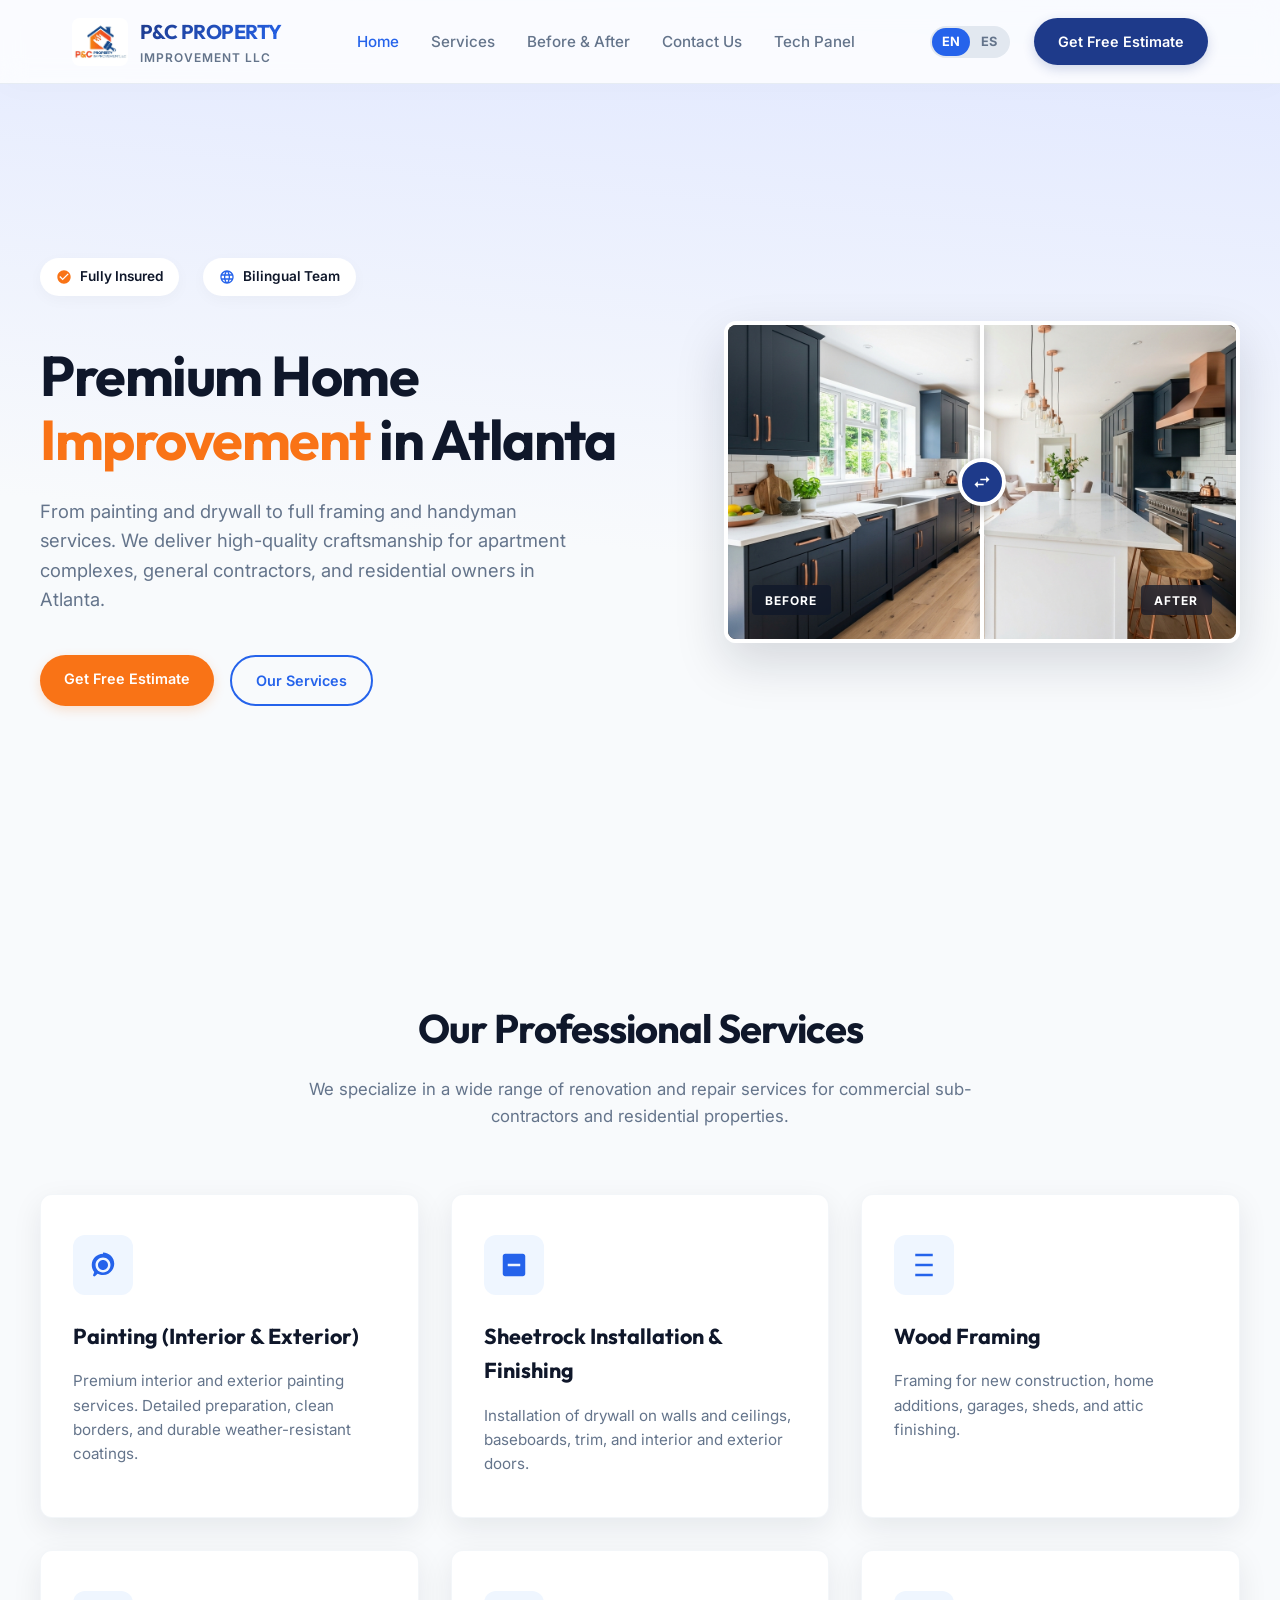
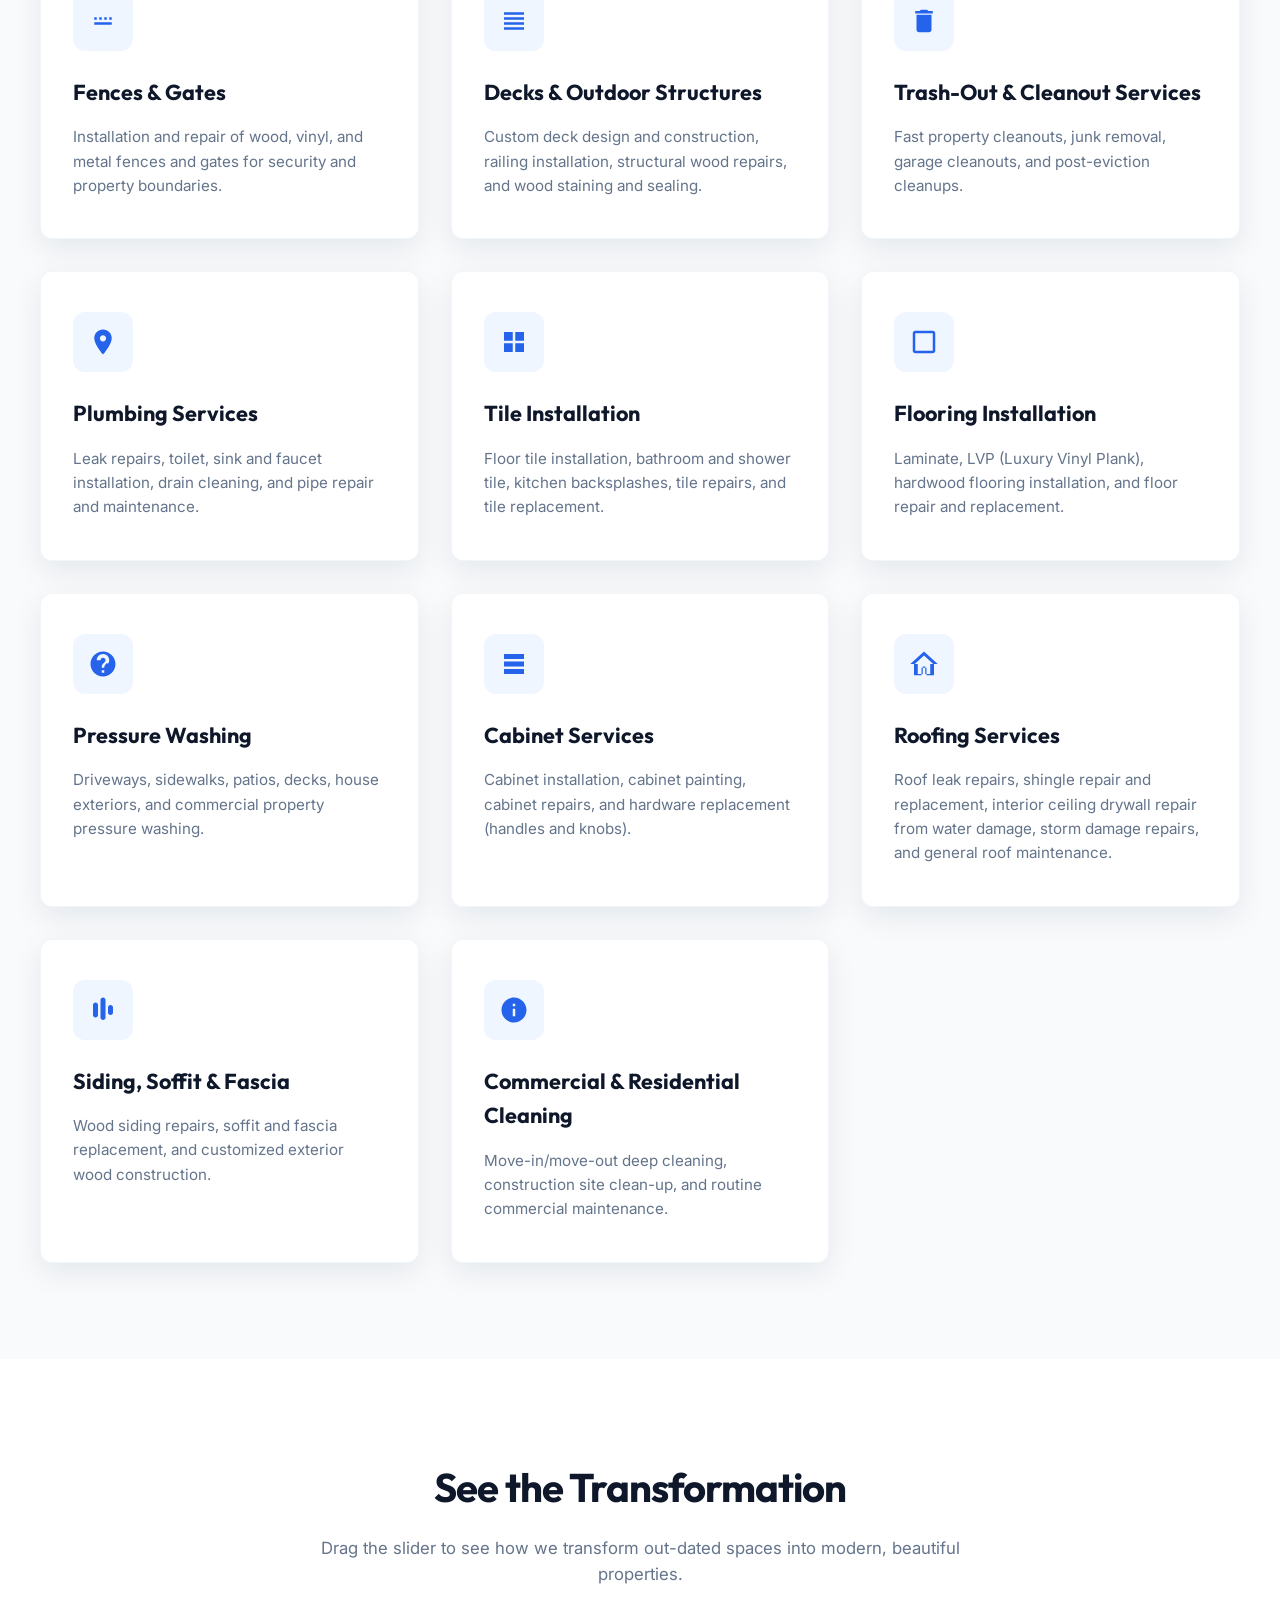
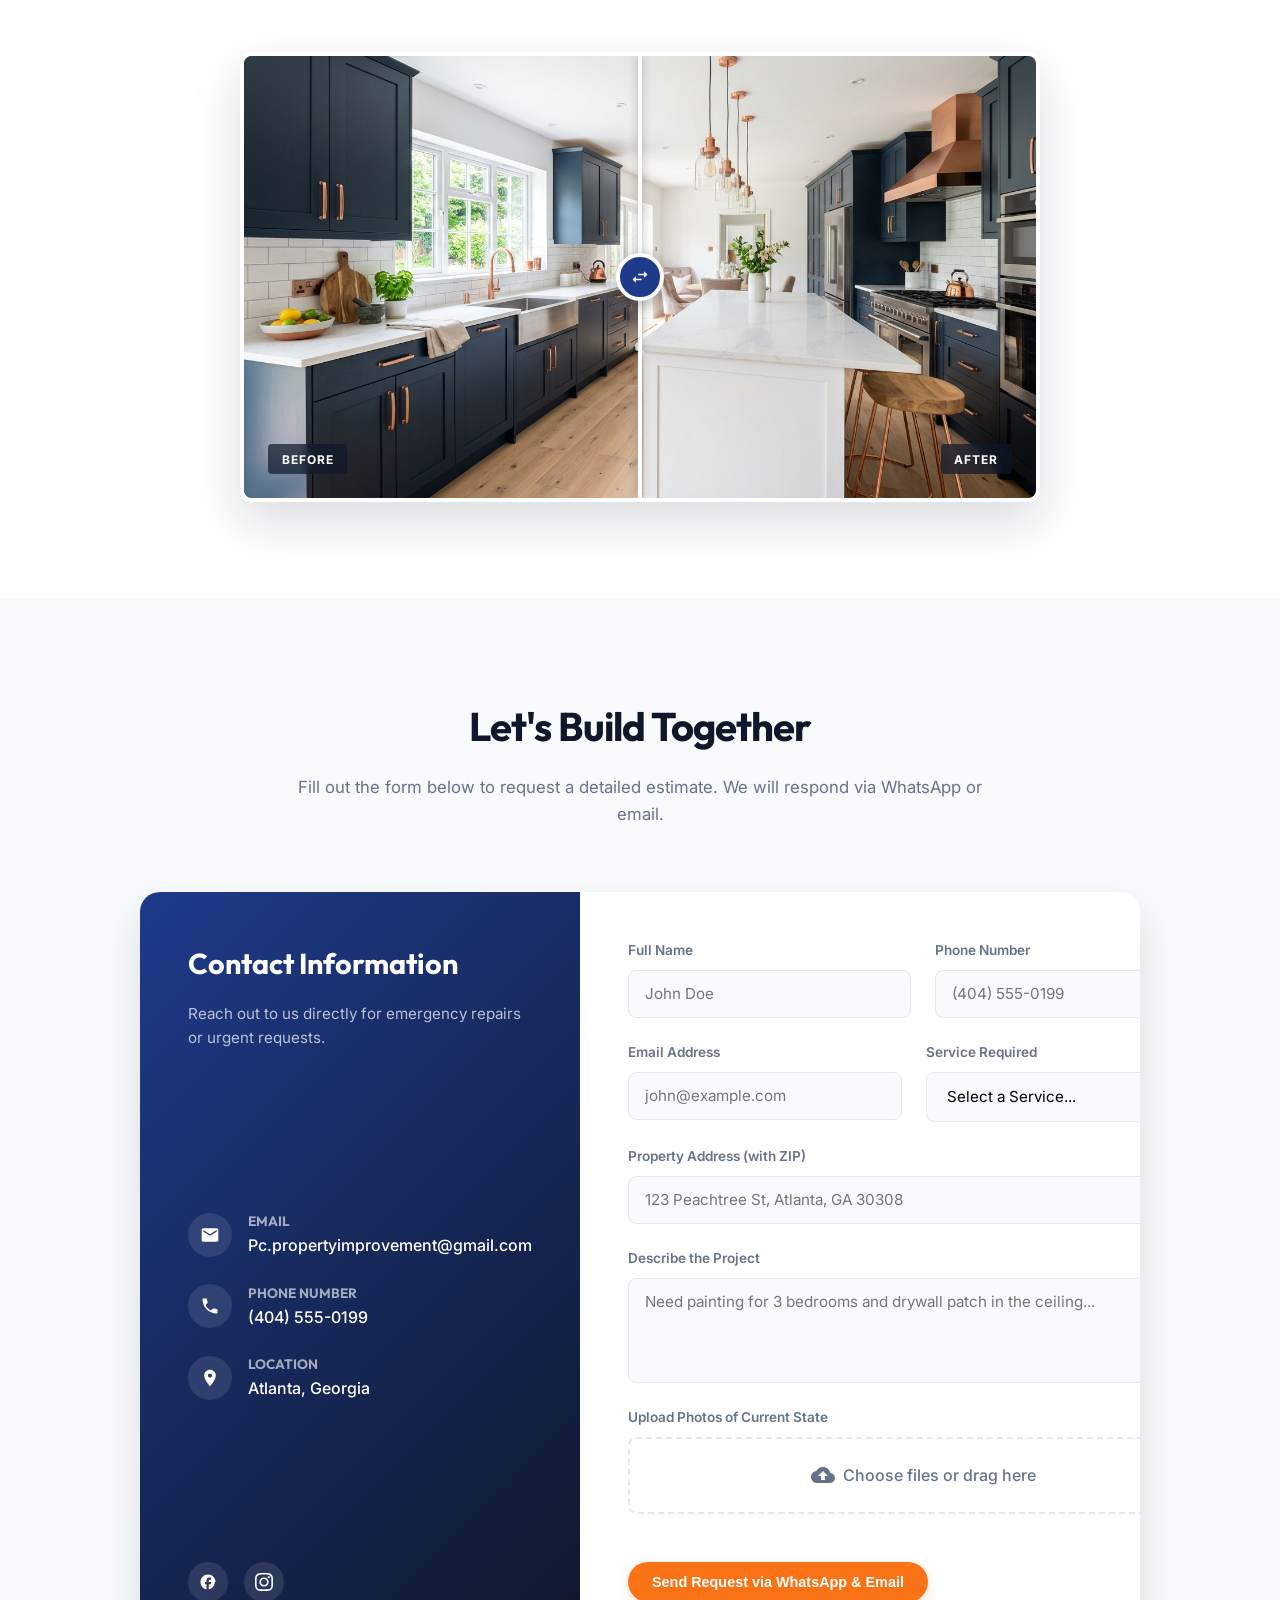
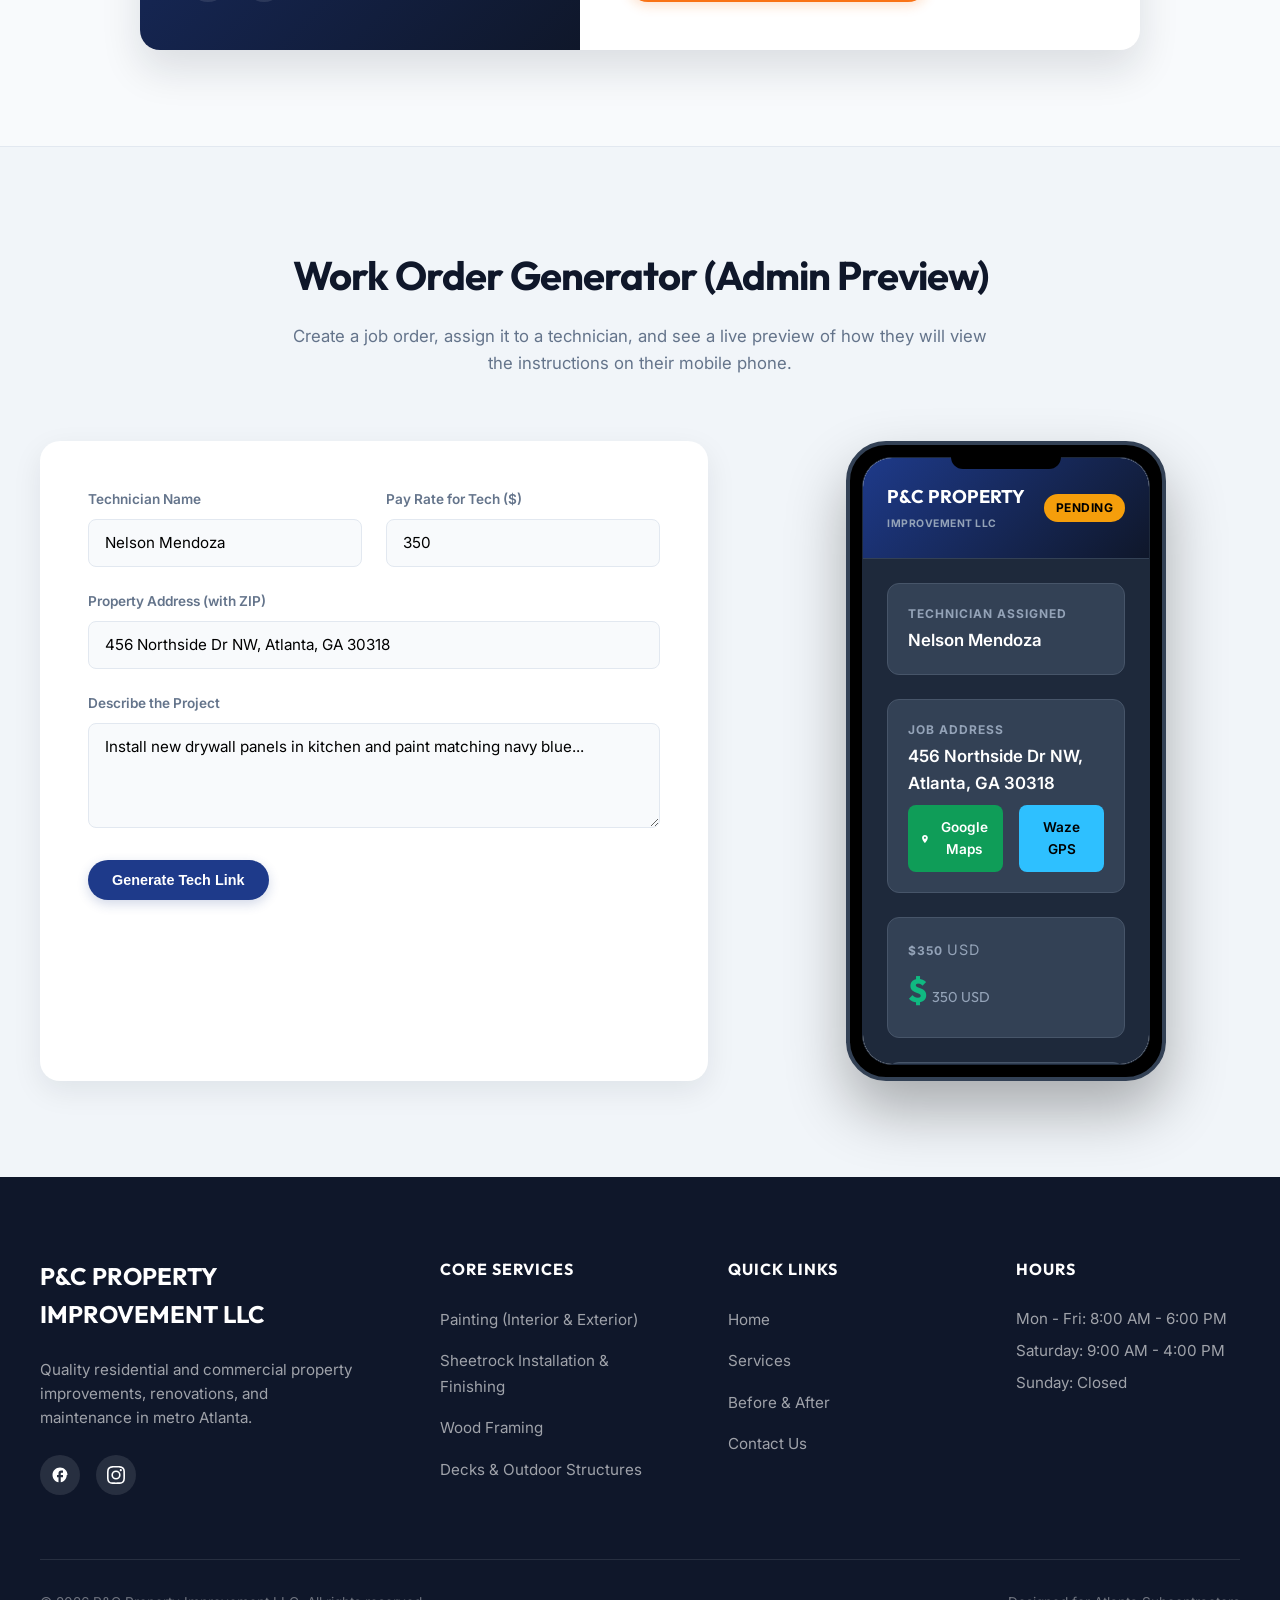
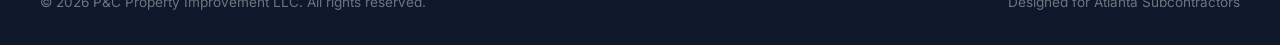
<file: index.html>
<!DOCTYPE html>
<html lang="en">
<head>
    <meta charset="UTF-8">
    <meta name="viewport" content="width=device-width, initial-scale=1.0">
    <title>P&C Property Improvement LLC | Renovations & Renovaciones Atlanta</title>
    <meta name="description" content="Premium property improvements, painting, drywall, framing, decks, and remodeling in Atlanta, USA. Bilingual team for commercial contractors and homeowners.">
    <link rel="stylesheet" href="styles.css">
    <link rel="icon" type="image/x-icon" href="logo.jpeg">
</head>
<body>

    <!-- Header & Navigation -->
    <header>
        <div class="nav-container">
            <div class="logo">
                <img src="logo.jpeg" alt="P&C Property Improvement Logo">
                <div class="logo-text">
                    <h1>P&C PROPERTY</h1>
                    <p>Improvement LLC</p>
                </div>
            </div>
            <nav>
                <ul>
                    <li><a href="#hero" class="active" data-i18n="nav-home">Home</a></li>
                    <li><a href="#services" data-i18n="nav-services">Services</a></li>
                    <li><a href="#gallery" data-i18n="nav-gallery">Before & After</a></li>
                    <li><a href="#contact" data-i18n="nav-contact">Contact Us</a></li>
                    <li><a href="#admin" data-i18n="nav-admin">Tech Panel</a></li>
                </ul>
            </nav>
            <div class="header-actions">
                <!-- Language Toggle -->
                <div class="lang-toggle" id="lang-switch">
                    <div class="lang-btn active" data-lang="en">EN</div>
                    <div class="lang-btn" data-lang="es">ES</div>
                    <div class="lang-slider"></div>
                </div>
                <a href="#contact" class="btn btn-primary" data-i18n="btn-quote">Get Free Estimate</a>
            </div>
        </div>
    </header>

    <!-- Hero Section -->
    <section id="hero" class="hero">
        <div class="hero-grid">
            <div class="hero-content">
                <div class="hero-badges">
                    <div class="hero-badge">
                        <svg viewBox="0 0 24 24" width="16" height="16" fill="currentColor" style="color: var(--secondary);"><path d="M12 2C6.5 2 2 6.5 2 12s4.5 10 10 10 10-4.5 10-10S17.5 2 12 2zm-2 15l-5-5 1.41-1.41L10 14.17l7.59-7.59L19 8l-9 9z"/></svg>
                        <span data-i18n="badge-licensed">Fully Insured</span>
                    </div>
                    <div class="hero-badge">
                        <svg viewBox="0 0 24 24" width="16" height="16" fill="currentColor" style="color: var(--primary-light);"><path d="M11.99 2C6.47 2 2 6.48 2 12s4.47 10 9.99 10C17.52 22 22 17.52 22 12S17.52 2 11.99 2zm6.93 6h-2.95a15.65 15.65 0 0 0-1.38-3.56A8.03 8.03 0 0 1 18.92 8zM12 4.04c.83 1.2 1.48 2.53 1.91 3.96h-3.82c.43-1.43 1.08-2.76 1.91-3.96zM4.26 14C4.1 13.35 4 12.68 4 12s.1-1.35.26-2h3.38c-.08.66-.14 1.33-.14 2s.06 1.34.14 2H4.26zm.82 2h2.95c.32 1.25.78 2.45 1.38 3.56A7.987 7.987 0 0 1 5.08 16zm2.95-8H5.08a7.987 7.987 0 0 1 4.33-3.56A15.65 15.65 0 0 0 8.03 8zM12 19.96c-.83-1.2-1.48-2.53-1.91-3.96h3.82c-.43 1.43-1.08 2.76-1.91 3.96zM14.34 14H9.66c-.09-.66-.16-1.34-.16-2s.07-1.34.16-2h4.68c.09.66.16 1.34.16 2s-.07 1.34-.16 2zm.25 5.56c.6-1.11 1.06-2.31 1.38-3.56h2.95a7.987 7.987 0 0 1-4.33 3.56zM16.36 14c.08-.66.14-1.33.14-2s-.06-1.34-.14-2h3.38c.16.65.26 1.32.26 2s-.1 1.35-.26 2h-3.38z"/></svg>
                        <span data-i18n="badge-bilingual">Bilingual Team</span>
                    </div>
                </div>
                <h2 data-i18n="hero-title">Premium Home <span>Improvement</span> in Atlanta</h2>
                <p data-i18n="hero-desc">From painting and drywall to full framing and handyman services. We deliver high-quality craftsmanship for apartment complexes, general contractors, and residential owners in Atlanta.</p>
                <div class="hero-buttons">
                    <a href="#contact" class="btn btn-secondary" data-i18n="btn-quote">Get Free Estimate</a>
                    <a href="#services" class="btn btn-outline" data-i18n="btn-explore">Our Services</a>
                </div>
            </div>
            <div class="hero-visual">
                <!-- Before/After Slider Mockup -->
                <div class="slider-container">
                    <img src="kitchen_after.jpg" class="slider-img img-after" alt="Renovated Kitchen After">
                    <div class="img-before" style="width: var(--slider-pos);">
                        <img src="kitchen_before.jpg" class="slider-img" alt="Outdated Kitchen Before">
                    </div>
                    <div class="slider-label label-before" data-i18n="label-before">Before</div>
                    <div class="slider-label label-after" data-i18n="label-after">After</div>
                    <div class="slider-handle">
                        <div class="slider-handle-button">
                            <svg viewBox="0 0 24 24"><path d="M6.99 11L3 15l3.99 4v-3H14v-2H6.99v-3zM21 9l-3.99-4v3H10v2h7.01v3L21 9z"/></svg>
                        </div>
                    </div>
                    <input type="range" min="0" max="100" value="50" class="slider-input">
                </div>
            </div>
        </div>
    </section>

    <!-- Services Section -->
    <section id="services" class="section">
        <div class="section-title">
            <h2 data-i18n="services-title">Our Professional Services</h2>
            <p data-i18n="services-desc">We specialize in a wide range of renovation and repair services for commercial sub-contractors and residential properties.</p>
        </div>
        
        <div class="services-grid">
            <!-- 1. Painting -->
            <div class="service-card">
                <div class="service-icon">
                    <svg viewBox="0 0 24 24"><path d="M12 3c-4.97 0-9 4.03-9 9 0 2.12.74 4.07 1.97 5.61L4.35 19.4c-.39.39-.39 1.02 0 1.41.39.39 1.02.39 1.41 0l1.9-1.9C9.07 19.58 10.47 20 12 20c4.97 0 9-4.03 9-9s-4.03-9-9-9zm0 15c-3.31 0-6-2.69-6-6s2.69-6 6-6 6 2.69 6 6-2.69 6-6 6zM12 8c-2.21 0-4 1.79-4 4s1.79 4 4 4 4-1.79 4-4-1.79-4-4-4z"/></svg>
                </div>
                <h3 data-i18n="srv-painting-title">Painting (Interior & Exterior)</h3>
                <p data-i18n="srv-painting-desc">Premium interior and exterior painting services. Detailed preparation, clean borders, and durable weather-resistant coatings.</p>
            </div>

            <!-- 2. Drywall -->
            <div class="service-card">
                <div class="service-icon">
                    <svg viewBox="0 0 24 24"><path d="M19 3H5c-1.1 0-2 .9-2 2v14c0 1.1.9 2 2 2h14c1.1 0 2-.9 2-2V5c0-1.1-.9-2-2-2zm-2 10H7v-2h10v2z"/></svg>
                </div>
                <h3 data-i18n="srv-drywall-title">Sheetrock Installation & Finishing</h3>
                <p data-i18n="srv-drywall-desc">Installation of drywall on walls and ceilings, baseboards, trim, and interior and exterior doors.</p>
            </div>

            <!-- 3. Framer -->
            <div class="service-card">
                <div class="service-icon">
                    <svg viewBox="0 0 24 24"><path d="M19 13H5v-2h14v2zM5 5h14V3H5v2zm0 16h14v-2H5v2z"/></svg>
                </div>
                <h3 data-i18n="srv-framer-title">Wood Framing</h3>
                <p data-i18n="srv-framer-desc">Framing for new construction, home additions, garages, sheds, and attic finishing.</p>
            </div>

            <!-- 4. Fences -->
            <div class="service-card">
                <div class="service-icon">
                    <svg viewBox="0 0 24 24"><path d="M19 11v-2h-2v2h2zm-4 0v-2h-2v2h2zm-4 0v-2H9v2h2zm-4 0v-2H5v2h2zM19 13H5v2h14v-2z"/></svg>
                </div>
                <h3 data-i18n="srv-fences-title">Fences & Gates</h3>
                <p data-i18n="srv-fences-desc">Installation and repair of wood, vinyl, and metal fences and gates for security and property boundaries.</p>
            </div>

            <!-- 5. Deck -->
            <div class="service-card">
                <div class="service-icon">
                    <svg viewBox="0 0 24 24"><path d="M4 15h16v-2H4v2zm0 4h16v-2H4v2zm0-8h16V9H4v2zm0-4h16V5H4v2z"/></svg>
                </div>
                <h3 data-i18n="srv-deck-title">Decks & Outdoor Structures</h3>
                <p data-i18n="srv-deck-desc">Custom deck design and construction, railing installation, structural wood repairs, and wood staining and sealing.</p>
            </div>

            <!-- 6. Trash Out -->
            <div class="service-card">
                <div class="service-icon">
                    <svg viewBox="0 0 24 24"><path d="M6 19c0 1.1.9 2 2 2h8c1.1 0 2-.9 2-2V7H6v12zM19 4h-3.5l-1-1h-5l-1 1H5v2h14V4z"/></svg>
                </div>
                <h3 data-i18n="srv-trash-title">Trash-Out & Cleanout Services</h3>
                <p data-i18n="srv-trash-desc">Fast property cleanouts, junk removal, garage cleanouts, and post-eviction cleanups.</p>
            </div>

            <!-- 7. Plumbing -->
            <div class="service-card">
                <div class="service-icon">
                    <svg viewBox="0 0 24 24"><path d="M12 2C8.13 2 5 5.13 5 9c0 5.25 7 13 7 13s7-7.75 7-13c0-3.87-3.13-7-7-7zm0 9.5c-1.38 0-2.5-1.12-2.5-2.5s1.12-2.5 2.5-2.5 2.5 1.12 2.5 2.5-1.12 2.5-2.5 2.5z"/></svg>
                </div>
                <h3 data-i18n="srv-plumbing-title">Plumbing Services</h3>
                <p data-i18n="srv-plumbing-desc">Leak repairs, toilet, sink and faucet installation, drain cleaning, and pipe repair and maintenance.</p>
            </div>

            <!-- 8. Tiles -->
            <div class="service-card">
                <div class="service-icon">
                    <svg viewBox="0 0 24 24"><path d="M4 4h7v7H4zm9 0h7v7h-7zm-9 9h7v7H4zm9 0h7v7h-7z"/></svg>
                </div>
                <h3 data-i18n="srv-tiles-title">Tile Installation</h3>
                <p data-i18n="srv-tiles-desc">Floor tile installation, bathroom and shower tile, kitchen backsplashes, tile repairs, and tile replacement.</p>
            </div>

            <!-- 9. Flooring -->
            <div class="service-card">
                <div class="service-icon">
                    <svg viewBox="0 0 24 24"><path d="M19 5v14H5V5h14m0-2H5c-1.1 0-2 .9-2 2v14c0 1.1.9 2 2 2h14c1.1 0 2-.9 2-2V5c0-1.1-.9-2-2-2z"/></svg>
                </div>
                <h3 data-i18n="srv-floor-title">Flooring Installation</h3>
                <p data-i18n="srv-floor-desc">Laminate, LVP (Luxury Vinyl Plank), hardwood flooring installation, and floor repair and replacement.</p>
            </div>

            <!-- 10. Pressure Washing -->
            <div class="service-card">
                <div class="service-icon">
                    <svg viewBox="0 0 24 24"><path d="M12 2C6.48 2 2 6.48 2 12s4.48 10 10 10 10-4.48 10-10S17.52 2 12 2zm1 17h-2v-2h2v2zm2.07-7.75l-.9.92C13.45 12.9 13 13.5 13 15h-2v-.5c0-1.1.45-2.1 1.17-2.83l1.24-1.26c.37-.36.59-.86.59-1.41 0-1.1-.9-2-2-2s-2 .9-2 2H7c0-2.76 2.24-5 5-5s5 2.24 5 5c0 1.04-.42 1.99-1.07 2.75z"/></svg>
                </div>
                <h3 data-i18n="srv-washing-title">Pressure Washing</h3>
                <p data-i18n="srv-washing-desc">Driveways, sidewalks, patios, decks, house exteriors, and commercial property pressure washing.</p>
            </div>

            <!-- 11. Cabinets -->
            <div class="service-card">
                <div class="service-icon">
                    <svg viewBox="0 0 24 24"><path d="M4 4h16v4H4V4zm0 6h16v4H4v-4zm0 6h16v4H4v-4z"/></svg>
                </div>
                <h3 data-i18n="srv-cabinet-title">Cabinet Services</h3>
                <p data-i18n="srv-cabinet-desc">Cabinet installation, cabinet painting, cabinet repairs, and hardware replacement (handles and knobs).</p>
            </div>

            <!-- 12. Roofing -->
            <div class="service-card">
                <div class="service-icon">
                    <svg viewBox="0 0 24 24"><path d="M12 5.27L19.43 12H17v8h-4v-6h-2v6H7v-8H4.57L12 5.27M12 2L1 12h3v9h6v-6h4v6h6v-9h3L12 2z"/></svg>
                </div>
                <h3 data-i18n="srv-roof-title">Roofing Services</h3>
                <p data-i18n="srv-roof-desc">Roof leak repairs, shingle repair and replacement, interior ceiling drywall repair from water damage, storm damage repairs, and general roof maintenance.</p>
            </div>

            <!-- 13. Wood -->
            <div class="service-card">
                <div class="service-icon">
                    <svg viewBox="0 0 24 24"><path d="M12 2c1.1 0 2 .9 2 2v14c0 1.1-.9 2-2 2s-2-.9-2-2V4c0-1.1.9-2 2-2zm-6 4c1.1 0 2 .9 2 2v8c0 1.1-.9 2-2 2s-2-.9-2-2V8c0-1.1.9-2 2-2zm12 2c1.1 0 2 .9 2 2v4c0 1.1-.9 2-2 2s-2-.9-2-2v-4c0-1.1.9-2 2-2z"/></svg>
                </div>
                <h3 data-i18n="srv-wood-title">Siding, Soffit & Fascia</h3>
                <p data-i18n="srv-wood-desc">Wood siding repairs, soffit and fascia replacement, and customized exterior wood construction.</p>
            </div>

            <!-- 14. Clean -->
            <div class="service-card">
                <div class="service-icon">
                    <svg viewBox="0 0 24 24"><path d="M12 2C6.48 2 2 6.48 2 12s4.48 10 10 10 10-4.48 10-10S17.52 2 12 2zm1 15h-2v-6h2v6zm0-8h-2V7h2v2z"/></svg>
                </div>
                <h3 data-i18n="srv-clean-title">Commercial & Residential Cleaning</h3>
                <p data-i18n="srv-clean-desc">Move-in/move-out deep cleaning, construction site clean-up, and routine commercial maintenance.</p>
            </div>
        </div>
    </section>

    <!-- Before / After Gallery Showcase -->
    <section id="gallery" class="section" style="background-color: var(--white);">
        <div class="section-title">
            <h2 data-i18n="slider-title">See the Transformation</h2>
            <p data-i18n="slider-desc">Drag the slider to see how we transform out-dated spaces into modern, beautiful properties.</p>
        </div>
        <div style="max-width: 800px; margin: 0 auto;">
            <!-- Main Slider in standard width -->
            <div class="slider-container" style="aspect-ratio: 16/9;">
                <img src="kitchen_after.jpg" class="slider-img img-after" alt="Renovated Kitchen After">
                <div class="img-before" style="width: var(--slider-pos);">
                    <img src="kitchen_before.jpg" class="slider-img" alt="Outdated Kitchen Before">
                </div>
                <div class="slider-label label-before" data-i18n="label-before">Before</div>
                <div class="slider-label label-after" data-i18n="label-after">After</div>
                <div class="slider-handle">
                    <div class="slider-handle-button">
                        <svg viewBox="0 0 24 24"><path d="M6.99 11L3 15l3.99 4v-3H14v-2H6.99v-3zM21 9l-3.99-4v3H10v2h7.01v3L21 9z"/></svg>
                    </div>
                </div>
                <input type="range" min="0" max="100" value="50" class="slider-input">
            </div>
        </div>
    </section>

    <!-- Contact Section -->
    <section id="contact" class="section">
        <div class="section-title">
            <h2 data-i18n="contact-title">Let's Build Together</h2>
            <p data-i18n="contact-desc">Fill out the form below to request a detailed estimate. We will respond via WhatsApp or email.</p>
        </div>

        <div class="contact-container">
            <!-- Contact Info Sidebar -->
            <div class="contact-info">
                <div class="contact-info-title">
                    <h3 data-i18n="contact-info-title">Contact Information</h3>
                    <p data-i18n="contact-info-desc">Reach out to us directly for emergency repairs or urgent requests.</p>
                </div>
                
                <div class="contact-details">
                    <div class="contact-detail-item">
                        <div class="icon">
                            <svg viewBox="0 0 24 24"><path d="M20 4H4c-1.1 0-1.99.9-1.99 2L2 18c0 1.1.9 2 2 2h16c1.1 0 2-.9 2-2V6c0-1.1-.9-2-2-2zm0 4l-8 5-8-5V6l8 5 8-5v2z"/></svg>
                        </div>
                        <div>
                            <h4>Email</h4>
                            <p>Pc.propertyimprovement@gmail.com</p>
                        </div>
                    </div>
                    
                    <div class="contact-detail-item">
                        <div class="icon">
                            <svg viewBox="0 0 24 24"><path d="M6.62 10.79c1.44 2.83 3.76 5.14 6.59 6.59l2.2-2.2c.27-.27.67-.36 1.02-.24 1.12.37 2.33.57 3.57.57.55 0 1 .45 1 1V20c0 .55-.45 1-1 1-9.39 0-17-7.61-17-17 0-.55.45-1 1-1h3.5c.55 0 1 .45 1 1 0 1.25.2 2.45.57 3.57.11.35.03.74-.25 1.02l-2.2 2.2z"/></svg>
                        </div>
                        <div>
                            <h4 data-i18n="label-phone">Phone Number</h4>
                            <p>(404) 555-0199</p>
                        </div>
                    </div>

                    <div class="contact-detail-item">
                        <div class="icon">
                            <svg viewBox="0 0 24 24"><path d="M12 2C8.13 2 5 5.13 5 9c0 5.25 7 13 7 13s7-7.75 7-13c0-3.87-3.13-7-7-7zm0 9.5c-1.38 0-2.5-1.12-2.5-2.5s1.12-2.5 2.5-2.5 2.5 1.12 2.5 2.5-1.12 2.5-2.5 2.5z"/></svg>
                        </div>
                        <div>
                            <h4>Location</h4>
                            <p>Atlanta, Georgia</p>
                        </div>
                    </div>
                </div>

                <div class="social-links">
                    <a href="#" class="social-btn"><svg viewBox="0 0 24 24"><path d="M22 12c0-5.52-4.48-10-10-10S2 6.48 2 12c0 4.84 3.44 8.87 8 9.8V15H8v-3h2V9.5C10 7.57 11.57 6 13.5 6H16v3h-2c-.55 0-1 .45-1 1V12h3v3h-3v6.8c4.56-.93 8-4.96 8-9.8z"/></svg></a>
                    <a href="#" class="social-btn"><svg viewBox="0 0 24 24"><path d="M12 2.163c3.204 0 3.584.012 4.85.07 3.252.148 4.771 1.691 4.919 4.919.058 1.265.069 1.645.069 4.849 0 3.205-.012 3.584-.069 4.849-.149 3.225-1.664 4.771-4.919 4.919-1.266.058-1.644.07-4.85.07-3.204 0-3.584-.012-4.849-.07-3.26-.149-4.771-1.699-4.919-4.92-.058-1.265-.07-1.644-.07-4.849 0-3.204.013-3.583.07-4.849.149-3.227 1.664-4.771 4.919-4.919 1.266-.057 1.645-.069 4.849-.069zM12 0C8.741 0 8.333.014 7.053.072 2.695.272.273 2.69.073 7.051.014 8.333 0 8.741 0 12c0 3.259.014 3.668.072 4.948.2 4.358 2.618 6.78 6.98 6.98 1.281.058 1.689.072 4.948.072 3.259 0 3.668-.014 4.948-.072 4.354-.2 6.782-2.618 6.979-6.98.059-1.28.073-1.689.073-4.948 0-3.259-.014-3.667-.072-4.947-.196-4.354-2.617-6.78-6.979-6.98C15.668.014 15.259 0 12 0zm0 5.838a6.162 6.162 0 1 0 0 12.324 6.162 6.162 0 0 0 0-12.324zM12 16a4 4 0 1 1 0-8 4 4 0 0 1 0 8zm6.406-11.845a1.44 1.44 0 1 0 0 2.881 1.44 1.44 0 0 0 0-2.881z"/></svg></a>
                </div>
            </div>

            <!-- Client Estimate Form -->
            <div class="contact-form-wrapper">
                <form id="client-contact-form">
                    <div class="form-grid">
                        <div class="form-group">
                            <label for="form-name" data-i18n="label-name">Full Name</label>
                            <input type="text" id="form-name" data-i18n-placeholder="ph-name" placeholder="John Doe" required>
                        </div>
                        <div class="form-group">
                            <label for="form-phone" data-i18n="label-phone">Phone Number</label>
                            <input type="tel" id="form-phone" data-i18n-placeholder="ph-phone" placeholder="(404) 555-0199" required>
                        </div>
                    </div>
                    <div class="form-grid">
                        <div class="form-group">
                            <label for="form-email" data-i18n="label-email">Email Address</label>
                            <input type="email" id="form-email" data-i18n-placeholder="ph-email" placeholder="john@example.com" required>
                        </div>
                        <div class="form-group">
                            <label for="form-service" data-i18n="label-service">Service Required</label>
                            <select id="form-service" required>
                                <option value="" id="service-select-placeholder" disabled selected>Select a Service...</option>
                                <option value="Painting">Painting (Interior/Exterior)</option>
                                <option value="Drywall">Sheetrock Installation & Finishing</option>
                                <option value="Framing">Wood Framing</option>
                                <option value="Fences">Fences & Gates</option>
                                <option value="Decks">Decks & Outdoor Structures</option>
                                <option value="Plumbing">Plumbing</option>
                                <option value="Tiles">Tile Installation</option>
                                <option value="Flooring">Flooring</option>
                                <option value="Trash Out">Trash-Out & Cleanout Services</option>
                                <option value="Pressure Washing">Pressure Washing</option>
                                <option value="Cabinets">Cabinet Services</option>
                                <option value="Roofing">Roofing Services</option>
                                <option value="Carpentry">Siding, Soffit, Fascia</option>
                                <option value="Cleaning">Commercial Cleaning</option>
                            </select>
                        </div>
                    </div>
                    <div class="form-group form-group-full" style="margin-bottom: 1.5rem;">
                        <label for="form-address" data-i18n="label-address">Property Address (with ZIP)</label>
                        <input type="text" id="form-address" data-i18n-placeholder="ph-address" placeholder="123 Peachtree St, Atlanta, GA 30308" required>
                    </div>
                    <div class="form-group form-group-full" style="margin-bottom: 1.5rem;">
                        <label for="form-description" data-i18n="label-desc">Describe the Project</label>
                        <textarea id="form-description" rows="4" data-i18n-placeholder="ph-desc" placeholder="Need painting for 3 bedrooms..." required></textarea>
                    </div>
                    
                    <!-- File Upload -->
                    <div class="form-group form-group-full" style="margin-bottom: 2rem;">
                        <label data-i18n="label-upload">Upload Photos of Current State</label>
                        <div class="file-upload-wrapper">
                            <div class="file-upload-btn">
                                <svg viewBox="0 0 24 24" width="24" height="24" fill="currentColor"><path d="M19.35 10.04C18.67 6.59 15.64 4 12 4 9.11 4 6.6 5.64 5.35 8.04 2.34 8.36 0 10.91 0 14c0 3.31 2.69 6 6 6h13c2.76 0 5-2.24 5-5 0-2.64-2.05-4.78-4.65-4.96zM14 13v4h-4v-4H7l5-5 5 5h-3z"/></svg>
                                <span>Choose files or drag here</span>
                            </div>
                            <input type="file" id="file-upload" multiple accept="image/*">
                        </div>
                        <div class="file-preview" id="file-preview"></div>
                    </div>

                    <button type="submit" class="btn btn-secondary form-group-full" data-i18n="btn-submit">Send Request via WhatsApp & Email</button>
                </form>
            </div>
        </div>
    </section>

    <!-- Admin Technician Dispatch Panel -->
    <section id="admin" class="admin-preview-section">
        <div class="section-title">
            <h2 data-i18n="admin-title">Work Order Generator (Admin Preview)</h2>
            <p data-i18n="admin-desc">Create a job order, assign it to a technician, and see a live preview of how they will view the instructions on their mobile phone.</p>
        </div>

        <div class="admin-preview-container">
            <!-- Order Input Fields -->
            <div class="contact-form-wrapper" style="background: var(--white); border-radius: 20px; box-shadow: var(--shadow);">
                <form id="dispatch-form">
                    <div class="form-grid">
                        <div class="form-group">
                            <label for="tech-name" data-i18n="label-tech-name">Technician Name</label>
                            <input type="text" id="tech-name" placeholder="E.g. Nelson Mendoza" value="Nelson Mendoza" required>
                        </div>
                        <div class="form-group">
                            <label for="tech-pay" data-i18n="label-pay">Pay Rate for Tech ($)</label>
                            <input type="number" id="tech-pay" placeholder="E.g. 350" value="350" required>
                        </div>
                    </div>
                    <div class="form-group form-group-full" style="margin-bottom: 1.5rem;">
                        <label for="tech-address" data-i18n="label-address">Property Address</label>
                        <input type="text" id="tech-address" placeholder="E.g. 456 Northside Dr NW, Atlanta, GA 30318" value="456 Northside Dr NW, Atlanta, GA 30318" required>
                    </div>
                    <div class="form-group form-group-full" style="margin-bottom: 2rem;">
                        <label for="tech-desc" data-i18n="label-desc">Describe the Job</label>
                        <textarea id="tech-desc" rows="4" placeholder="Install new drywall panels in kitchen and paint matching navy blue..." required>Install new drywall panels in kitchen and paint matching navy blue...</textarea>
                    </div>
                    <button type="submit" class="btn btn-primary form-group-full" data-i18n="btn-generate">Generate Tech Link</button>
                </form>

                <!-- Copy Link Area -->
                <div id="link-result-container" style="margin-top: 2rem; display: none;">
                    <p style="font-weight: 600; margin-bottom: 0.5rem; font-size: 0.9rem;" data-i18n="order-ready">Order generated! Send this link to your technician:</p>
                    <div style="display: flex; gap: 0.5rem;">
                        <input type="text" id="generated-link" readonly style="flex-grow: 1; padding: 0.75rem 1rem; border-radius: 8px; border: 1px solid var(--gray-light); background: var(--light); font-size: 0.85rem;">
                        <button id="copy-link-btn" class="btn btn-secondary" style="border-radius: 8px;" data-i18n="btn-copy">Copy Link</button>
                    </div>
                </div>
            </div>

            <!-- iPhone Live Device Frame Preview -->
            <div class="phone-mockup-wrapper">
                <div class="phone-frame">
                    <div class="phone-notch"></div>
                    <div class="phone-screen">
                        <iframe id="tech-preview-iframe" class="phone-content-iframe" src="tech-view.html"></iframe>
                    </div>
                </div>
            </div>
        </div>
    </section>

    <!-- Footer -->
    <footer>
        <div class="footer-grid">
            <div class="footer-brand">
                <h3 data-i18n="footer-about-title">P&C PROPERTY IMPROVEMENT LLC</h3>
                <p data-i18n="footer-about-desc">Quality residential and commercial property improvements, renovations, and maintenance in metro Atlanta.</p>
                <div class="social-links">
                    <a href="#" class="social-btn"><svg viewBox="0 0 24 24"><path d="M22 12c0-5.52-4.48-10-10-10S2 6.48 2 12c0 4.84 3.44 8.87 8 9.8V15H8v-3h2V9.5C10 7.57 11.57 6 13.5 6H16v3h-2c-.55 0-1 .45-1 1V12h3v3h-3v6.8c4.56-.93 8-4.96 8-9.8z"/></svg></a>
                    <a href="#" class="social-btn"><svg viewBox="0 0 24 24"><path d="M12 2.163c3.204 0 3.584.012 4.85.07 3.252.148 4.771 1.691 4.919 4.919.058 1.265.069 1.645.069 4.849 0 3.205-.012 3.584-.069 4.849-.149 3.225-1.664 4.771-4.919 4.919-1.266.058-1.644.07-4.85.07-3.204 0-3.584-.012-4.849-.07-3.26-.149-4.771-1.699-4.919-4.92-.058-1.265-.07-1.644-.07-4.849 0-3.204.013-3.583.07-4.849.149-3.227 1.664-4.771 4.919-4.919 1.266-.057 1.645-.069 4.849-.069zM12 0C8.741 0 8.333.014 7.053.072 2.695.272.273 2.69.073 7.051.014 8.333 0 8.741 0 12c0 3.259.014 3.668.072 4.948.2 4.358 2.618 6.78 6.98 6.98 1.281.058 1.689.072 4.948.072 3.259 0 3.668-.014 4.948-.072 4.354-.2 6.782-2.618 6.979-6.98.059-1.28.073-1.689.073-4.948 0-3.259-.014-3.667-.072-4.947-.196-4.354-2.617-6.78-6.979-6.98C15.668.014 15.259 0 12 0zm0 5.838a6.162 6.162 0 1 0 0 12.324 6.162 6.162 0 0 0 0-12.324zM12 16a4 4 0 1 1 0-8 4 4 0 0 1 0 8zm6.406-11.845a1.44 1.44 0 1 0 0 2.881 1.44 1.44 0 0 0 0-2.881z"/></svg></a>
                </div>
            </div>
            
            <div class="footer-links-col">
                <h4 data-i18n="footer-services-title">Core Services</h4>
                <ul>
                    <li><a href="#services" data-i18n="srv-painting-title">Painting</a></li>
                    <li><a href="#services" data-i18n="srv-drywall-title">Drywall</a></li>
                    <li><a href="#services" data-i18n="srv-framer-title">Framing</a></li>
                    <li><a href="#services" data-i18n="srv-deck-title">Decks</a></li>
                </ul>
            </div>
            
            <div class="footer-links-col">
                <h4 data-i18n="footer-links-title">Quick Links</h4>
                <ul>
                    <li><a href="#hero" data-i18n="nav-home">Home</a></li>
                    <li><a href="#services" data-i18n="nav-services">Services</a></li>
                    <li><a href="#gallery" data-i18n="nav-gallery">Before & After</a></li>
                    <li><a href="#contact" data-i18n="nav-contact">Contact Us</a></li>
                </ul>
            </div>

            <div class="footer-links-col">
                <h4>Hours</h4>
                <ul style="color: rgba(255, 255, 255, 0.6); font-size: 0.95rem; gap: 0.5rem;">
                    <li>Mon - Fri: 8:00 AM - 6:00 PM</li>
                    <li>Saturday: 9:00 AM - 4:00 PM</li>
                    <li>Sunday: Closed</li>
                </ul>
            </div>
        </div>
        
        <div class="footer-bottom">
            <p data-i18n="footer-rights">© 2026 P&C Property Improvement LLC. All rights reserved.</p>
            <p>Designed for Atlanta Subcontractors</p>
        </div>
    </footer>

    <script src="app.js"></script>
</body>
</html>
</file>
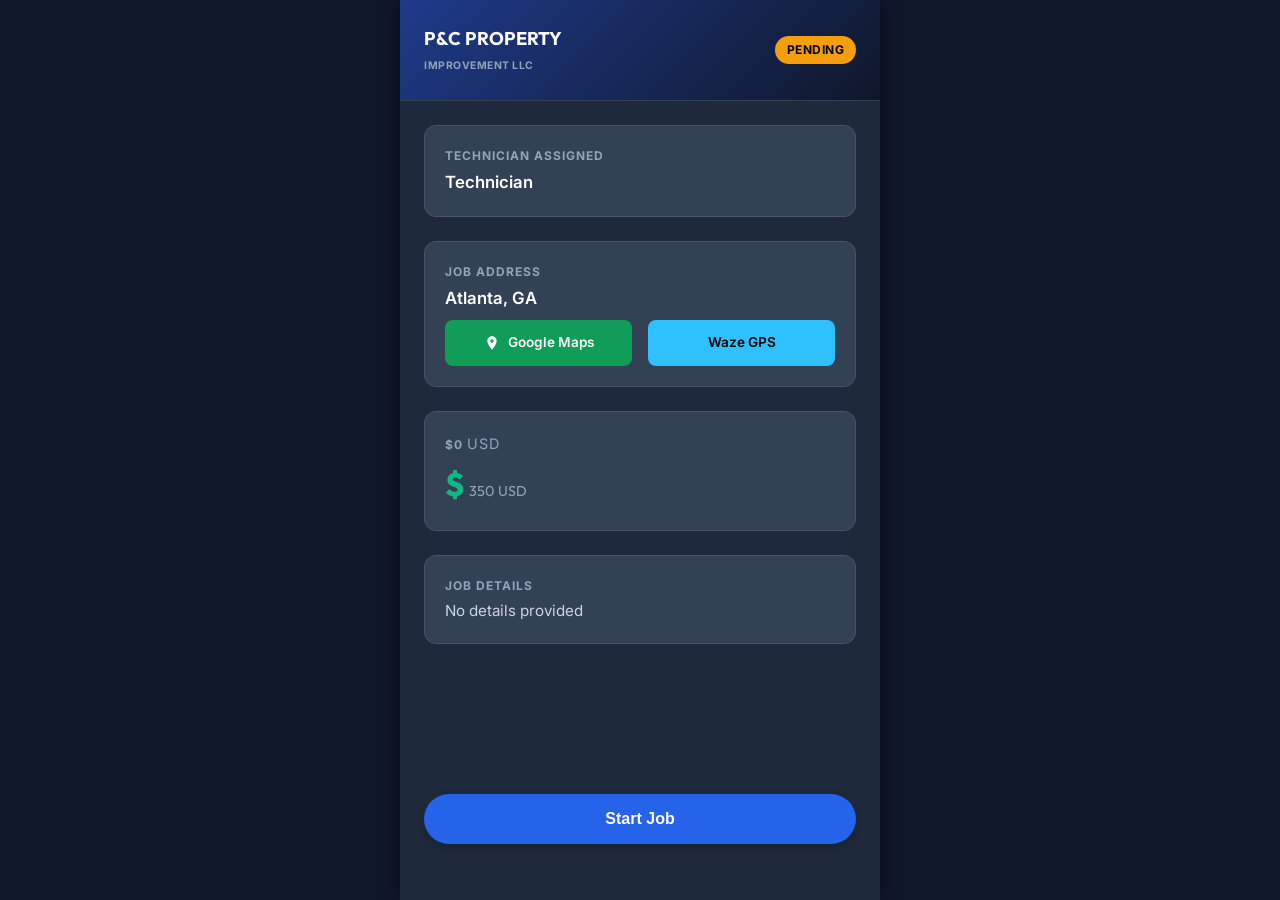
<file: tech-view.html>
<!DOCTYPE html>
<html lang="en">
<head>
    <meta charset="UTF-8">
    <meta name="viewport" content="width=device-width, initial-scale=1.0">
    <title>Technician Job Details | P&C Property Improvement</title>
    <link rel="stylesheet" href="styles.css">
    <style>
        /* Mobile-first specific styles for tech view */
        body {
            background-color: #0f172a; /* Dark sleek background for mobile */
            color: #f8fafc;
            padding: 0;
            margin: 0;
            font-size: 14px;
        }

        .tech-app {
            max-width: 480px;
            margin: 0 auto;
            background-color: #1e293b; /* Sleek mobile container card */
            min-height: 100vh;
            display: flex;
            flex-direction: column;
            box-shadow: 0 0 20px rgba(0,0,0,0.5);
            padding-bottom: 2rem;
        }

        .app-header {
            background: linear-gradient(135deg, #1e3a8a 0%, #0f172a 100%);
            padding: 1.5rem;
            border-bottom: 1px solid #334155;
            display: flex;
            justify-content: space-between;
            align-items: center;
        }

        .app-header h1 {
            color: #ffffff;
            font-size: 1.15rem;
            margin: 0;
        }

        .status-badge {
            padding: 0.25rem 0.75rem;
            border-radius: 20px;
            font-size: 0.75rem;
            font-weight: 700;
            text-transform: uppercase;
            letter-spacing: 0.5px;
            background-color: #f59e0b; /* Pending warning color */
            color: #000000;
            transition: all 0.3s ease;
        }

        .status-badge.in-progress {
            background-color: #3b82f6; /* Blue in-progress */
            color: #ffffff;
        }

        .status-badge.completed {
            background-color: #10b981; /* Green completed */
            color: #ffffff;
        }

        .app-body {
            padding: 1.5rem;
            display: flex;
            flex-direction: column;
            gap: 1.5rem;
            flex-grow: 1;
        }

        .info-card {
            background-color: #334155;
            border-radius: 12px;
            padding: 1.25rem;
            border: 1px solid #475569;
        }

        .info-label {
            font-size: 0.75rem;
            text-transform: uppercase;
            letter-spacing: 1px;
            color: #94a3b8;
            margin-bottom: 0.25rem;
            font-weight: 700;
        }

        .info-value {
            font-size: 1.05rem;
            font-weight: 600;
            color: #ffffff;
        }

        .pay-value {
            font-size: 2rem;
            font-family: 'Outfit', sans-serif;
            font-weight: 800;
            color: #10b981;
            display: flex;
            align-items: baseline;
            gap: 0.25rem;
        }

        .pay-value span {
            font-size: 0.9rem;
            color: #94a3b8;
            font-weight: 400;
        }

        /* Navigation Buttons */
        .gps-buttons {
            display: grid;
            grid-template-columns: 1fr 1fr;
            gap: 1rem;
            margin-top: 0.5rem;
        }

        .gps-btn {
            display: flex;
            align-items: center;
            justify-content: center;
            gap: 0.5rem;
            padding: 0.75rem;
            border-radius: 8px;
            font-weight: 600;
            font-size: 0.85rem;
            text-align: center;
            background-color: #475569;
            border: 1px solid #64748b;
            color: #ffffff;
        }

        .gps-btn.google-maps {
            background-color: #0f9d58;
            border: none;
        }

        .gps-btn.waze {
            background-color: #2ec0ff;
            color: #000000;
            border: none;
        }

        .tech-actions {
            margin-top: auto;
            display: flex;
            flex-direction: column;
            gap: 1rem;
        }

        .action-btn {
            width: 100%;
            padding: 1rem;
            border-radius: 30px;
            font-size: 1rem;
            font-weight: 700;
            text-align: center;
            border: none;
            cursor: pointer;
            transition: all 0.2s ease;
            box-shadow: 0 4px 10px rgba(0,0,0,0.2);
        }

        .btn-start {
            background-color: #2563eb;
            color: #ffffff;
        }

        .btn-start:hover {
            background-color: #3b82f6;
        }

        .btn-complete {
            background-color: #10b981;
            color: #ffffff;
            display: none;
        }

        .btn-complete:hover {
            background-color: #059669;
        }

        /* Upload files style */
        .upload-section {
            display: none;
            background-color: #334155;
            border-radius: 12px;
            padding: 1.25rem;
            border: 1px solid #475569;
            flex-direction: column;
            gap: 0.5rem;
        }

        .upload-title {
            font-size: 0.85rem;
            font-weight: 700;
            color: #ffffff;
            margin-bottom: 0.25rem;
        }

        .custom-file-upload {
            border: 2px dashed #475569;
            padding: 1rem;
            border-radius: 8px;
            text-align: center;
            cursor: pointer;
            color: #94a3b8;
            font-weight: 500;
            transition: all 0.2s;
        }

        .custom-file-upload:hover {
            border-color: #3b82f6;
            color: #3b82f6;
        }

        .preview-thumbnails {
            display: flex;
            gap: 0.5rem;
            margin-top: 0.5rem;
            flex-wrap: wrap;
        }

        .thumbnail {
            width: 50px;
            height: 50px;
            border-radius: 4px;
            object-fit: cover;
            border: 1px solid #475569;
        }
    </style>
</head>
<body>

    <div class="tech-app">
        <!-- App Header -->
        <div class="app-header">
            <div>
                <h1>P&C PROPERTY</h1>
                <span style="font-size: 0.65rem; color: #94a3b8; font-weight: 700; text-transform: uppercase; letter-spacing: 0.5px;">Improvement LLC</span>
            </div>
            <div id="tech-status" class="status-badge">Pending</div>
        </div>

        <!-- App Body Content -->
        <div class="app-body">
            <!-- Technician Name Info -->
            <div class="info-card">
                <div class="info-label" id="lbl-tech">Technician Assigned</div>
                <div class="info-value" id="val-tech">Nelson Mendoza</div>
            </div>

            <!-- Job Address Card -->
            <div class="info-card">
                <div class="info-label" id="lbl-address">Job Address</div>
                <div class="info-value" id="val-address">456 Northside Dr NW, Atlanta, GA 30318</div>
                
                <!-- GPS Redirect buttons -->
                <div class="gps-buttons">
                    <a href="#" id="gmaps-link" class="gps-btn google-maps" target="_blank">
                        <svg viewBox="0 0 24 24" width="16" height="16" fill="currentColor"><path d="M12 2C8.13 2 5 5.13 5 9c0 5.25 7 13 7 13s7-7.75 7-13c0-3.87-3.13-7-7-7zm0 9.5c-1.38 0-2.5-1.12-2.5-2.5s1.12-2.5 2.5-2.5 2.5 1.12 2.5 2.5-1.12 2.5-2.5 2.5z"/></svg>
                        <span>Google Maps</span>
                    </a>
                    <a href="#" id="waze-link" class="gps-btn waze" target="_blank">
                        <span>Waze GPS</span>
                    </a>
                </div>
            </div>

            <!-- Job Payout Amount -->
            <div class="info-card">
                <div class="info-label" id="lbl-pay">Your Payout</div>
                <div class="pay-value">$<span id="val-pay">350</span> <span>USD</span></div>
            </div>

            <!-- Job Description -->
            <div class="info-card">
                <div class="info-label" id="lbl-desc">Job Details</div>
                <div class="info-value" id="val-desc" style="font-weight: 400; font-size: 0.95rem; color: #cbd5e1;">Install new drywall panels in kitchen and paint matching navy blue...</div>
            </div>

            <!-- Photo Upload Area (Rendered when In Progress) -->
            <div class="upload-section" id="upload-panel">
                <div class="upload-title" id="lbl-upload">Upload Proof of Completed Work</div>
                <label class="custom-file-upload">
                    <input type="file" id="tech-photos" multiple accept="image/*" style="display: none;">
                    <span id="lbl-choose">Take / Select Photos</span>
                </label>
                <div class="preview-thumbnails" id="tech-photo-previews"></div>
            </div>

            <!-- Action Buttons for Flow Control -->
            <div class="tech-actions">
                <button id="btn-start-job" class="action-btn btn-start">Start Job</button>
                <button id="btn-complete-job" class="action-btn btn-complete">Mark as Completed</button>
            </div>
        </div>
    </div>

    <!-- Tech View Logic -->
    <script>
        // Dictionary for mobile translations
        const mobileTranslations = {
            en: {
                "lbl-tech": "Technician Assigned",
                "lbl-address": "Job Address",
                "lbl-pay": "Your Payout",
                "lbl-desc": "Job Details",
                "lbl-upload": "Upload Proof of Completed Work",
                "lbl-choose": "Take / Select Photos",
                "btn-start": "Start Job",
                "btn-complete": "Mark as Completed",
                "status-pending": "Pending",
                "status-progress": "In Progress",
                "status-completed": "Completed",
                "alert-started": "Job started! Make sure to take pictures once complete.",
                "alert-completed": "Job complete! Photos successfully dispatched to administration."
            },
            es: {
                "lbl-tech": "Técnico Asignado",
                "lbl-address": "Dirección del Trabajo",
                "lbl-pay": "Tu Pago",
                "lbl-desc": "Detalles del Trabajo",
                "lbl-upload": "Subir Fotos del Trabajo Terminado",
                "lbl-choose": "Tomar / Elegir Fotos",
                "btn-start": "Comenzar Trabajo",
                "btn-complete": "Marcar como Completado",
                "status-pending": "Pendiente",
                "status-progress": "En Progreso",
                "status-completed": "Completado",
                "alert-started": "¡Trabajo iniciado! Toma fotos cuando finalices.",
                "alert-completed": "¡Trabajo completado! Las fotos fueron enviadas al administrador."
            }
        };

        let currentLang = 'en';

        // Parse query parameters
        function getQueryParams() {
            const params = {};
            const search = window.location.search.substring(1);
            if (search) {
                const parts = search.split('&');
                for (let i = 0; i < parts.length; i++) {
                    const pair = parts[i].split('=');
                    params[decodeURIComponent(pair[0])] = decodeURIComponent(pair[1]);
                }
            }
            return params;
        }

        document.addEventListener('DOMContentLoaded', () => {
            const params = getQueryParams();
            
            // Set Language
            if (params.lang && mobileTranslations[params.lang]) {
                currentLang = params.lang;
            }

            // Apply translations
            const trans = mobileTranslations[currentLang];
            document.getElementById('lbl-tech').textContent = trans["lbl-tech"];
            document.getElementById('lbl-address').textContent = trans["lbl-address"];
            document.getElementById('lbl-pay').innerHTML = `$${params.pay || '0'} <span style="font-size: 0.9rem; color: #94a3b8; font-weight: 400;">USD</span>`;
            document.getElementById('lbl-desc').textContent = trans["lbl-desc"];
            document.getElementById('lbl-upload').textContent = trans["lbl-upload"];
            document.getElementById('lbl-choose').textContent = trans["lbl-choose"];
            
            const btnStart = document.getElementById('btn-start-job');
            const btnComplete = document.getElementById('btn-complete-job');
            
            btnStart.textContent = trans["btn-start"];
            btnComplete.textContent = trans["btn-complete"];

            // Apply data values from URL parameters
            document.getElementById('val-tech').textContent = params.tech || 'Technician';
            const fullAddress = params.address || 'Atlanta, GA';
            document.getElementById('val-address').textContent = fullAddress;
            document.getElementById('val-desc').textContent = params.desc || 'No details provided';

            // Google Maps Link
            const gmapsUrl = `https://www.google.com/maps/search/?api=1&query=${encodeURIComponent(fullAddress)}`;
            document.getElementById('gmaps-link').href = gmapsUrl;

            // Waze GPS Link
            const wazeUrl = `https://waze.com/ul?q=${encodeURIComponent(fullAddress)}`;
            document.getElementById('waze-link').href = wazeUrl;

            // Flow Status Logic
            const statusBadge = document.getElementById('tech-status');
            statusBadge.textContent = trans["status-pending"];

            const uploadPanel = document.getElementById('upload-panel');

            // Click start job
            btnStart.addEventListener('click', () => {
                statusBadge.textContent = trans["status-progress"];
                statusBadge.className = 'status-badge in-progress';
                btnStart.style.display = 'none';
                btnComplete.style.display = 'block';
                uploadPanel.style.display = 'flex';
                alert(trans["alert-started"]);
            });

            // Photo upload thumbnail preview logic
            const photoInput = document.getElementById('tech-photos');
            const previewsContainer = document.getElementById('tech-photo-previews');
            
            if (photoInput && previewsContainer) {
                photoInput.addEventListener('change', (e) => {
                    previewsContainer.innerHTML = '';
                    if (e.target.files.length > 0) {
                        Array.from(e.target.files).forEach(file => {
                            const reader = new FileReader();
                            reader.onload = (event) => {
                                const img = document.createElement('img');
                                img.src = event.target.result;
                                img.className = 'thumbnail';
                                previewsContainer.appendChild(img);
                            };
                            reader.readAsDataURL(file);
                        });
                    }
                });
            }

            // Click complete job
            btnComplete.addEventListener('click', () => {
                // Require photo upload simulation
                if (photoInput.files.length === 0) {
                    alert(currentLang === 'es' ? 'Por favor, toma al menos una foto del trabajo terminado.' : 'Please take at least one photo of the completed work.');
                    return;
                }

                statusBadge.textContent = trans["status-completed"];
                statusBadge.className = 'status-badge completed';
                btnComplete.style.display = 'none';
                uploadPanel.style.display = 'none';
                alert(trans["alert-completed"]);
            });
        });
    </script>
</body>
</html>
</file>
<file: styles.css>
/* Google Fonts Import */
@import url('https://fonts.googleapis.com/css2?family=Inter:wght@300;400;500;600;700&family=Outfit:wght@400;500;600;700;800&display=swap');

/* Color & Styling Design System */
:root {
    --primary: #1e3a8a;          /* Deep Navy Blue */
    --primary-light: #2563eb;    /* Royal Blue */
    --primary-dark: #0f172a;     /* Dark Navy */
    --secondary: #f97316;        /* Warm Accent Orange */
    --secondary-hover: #ea580c;  /* Darker Orange */
    --accent: #06b6d4;           /* Cyan Accent for plumbing */
    --dark: #0f172a;             /* Dark Slate */
    --light: #f8fafc;            /* Clean light gray background */
    --white: #ffffff;
    --gray: #64748b;
    --gray-light: #e2e8f0;
    --shadow: 0 10px 30px rgba(15, 23, 42, 0.08);
    --shadow-hover: 0 20px 40px rgba(15, 23, 42, 0.12);
    --border-radius: 12px;
    --font-headings: 'Outfit', sans-serif;
    --font-body: 'Inter', sans-serif;
    --transition: all 0.3s cubic-bezier(0.4, 0, 0.2, 1);
    --slider-pos: 50%;           /* Before/After slider position */
}

/* Reset & Base Styles */
* {
    margin: 0;
    padding: 0;
    box-sizing: border-box;
    scroll-behavior: smooth;
}

body {
    font-family: var(--font-body);
    background-color: var(--light);
    color: var(--dark);
    line-height: 1.6;
    overflow-x: hidden;
}

h1, h2, h3, h4, h5, h6 {
    font-family: var(--font-headings);
    font-weight: 700;
    color: var(--primary-dark);
}

a {
    text-decoration: none;
    color: inherit;
    transition: var(--transition);
}

/* Header & Navigation (Glassmorphic) */
header {
    position: fixed;
    top: 0;
    left: 0;
    width: 100%;
    z-index: 1000;
    background: rgba(255, 255, 255, 0.8);
    backdrop-filter: blur(12px);
    -webkit-backdrop-filter: blur(12px);
    border-bottom: 1px solid rgba(226, 232, 240, 0.8);
    box-shadow: 0 4px 30px rgba(0, 0, 0, 0.02);
}

.nav-container {
    max-width: 1200px;
    margin: 0 auto;
    display: flex;
    justify-content: space-between;
    align-items: center;
    padding: 1rem 2rem;
}

.logo {
    display: flex;
    align-items: center;
    gap: 0.75rem;
}

.logo img {
    height: 48px;
    border-radius: 8px;
    object-fit: cover;
}

.logo-text h1 {
    font-size: 1.25rem;
    letter-spacing: -0.5px;
    background: linear-gradient(135deg, var(--primary) 0%, var(--primary-light) 100%);
    -webkit-background-clip: text;
    -webkit-text-fill-color: transparent;
}

.logo-text p {
    font-size: 0.75rem;
    color: var(--gray);
    text-transform: uppercase;
    letter-spacing: 1px;
    font-weight: 600;
}

nav ul {
    display: flex;
    list-style: none;
    gap: 2rem;
    align-items: center;
}

nav a {
    font-weight: 500;
    color: var(--gray);
    font-size: 0.95rem;
}

nav a:hover, nav a.active {
    color: var(--primary-light);
}

.header-actions {
    display: flex;
    align-items: center;
    gap: 1.5rem;
}

/* Button & Action Styles */
.btn {
    display: inline-block;
    padding: 0.75rem 1.5rem;
    border-radius: 30px;
    font-weight: 600;
    font-size: 0.9rem;
    transition: var(--transition);
    cursor: pointer;
    border: none;
}

.btn-primary {
    background-color: var(--primary);
    color: var(--white);
    box-shadow: 0 4px 12px rgba(30, 58, 138, 0.2);
}

.btn-primary:hover {
    background-color: var(--primary-light);
    transform: translateY(-2px);
    box-shadow: 0 6px 20px rgba(37, 99, 235, 0.3);
}

.btn-secondary {
    background-color: var(--secondary);
    color: var(--white);
    box-shadow: 0 4px 12px rgba(249, 115, 22, 0.2);
}

.btn-secondary:hover {
    background-color: var(--secondary-hover);
    transform: translateY(-2px);
    box-shadow: 0 6px 20px rgba(234, 88, 12, 0.3);
}

.btn-outline {
    border: 2px solid var(--primary-light);
    color: var(--primary-light);
    background-color: transparent;
}

.btn-outline:hover {
    background-color: var(--primary-light);
    color: var(--white);
    transform: translateY(-2px);
}

/* Language Toggle Switch */
.lang-toggle {
    display: flex;
    background: var(--gray-light);
    border-radius: 20px;
    padding: 2px;
    cursor: pointer;
    position: relative;
    width: 80px;
    height: 32px;
}

.lang-btn {
    flex: 1;
    text-align: center;
    font-size: 0.8rem;
    font-weight: 700;
    line-height: 28px;
    z-index: 2;
    color: var(--gray);
    transition: var(--transition);
}

.lang-btn.active {
    color: var(--white);
}

.lang-slider {
    position: absolute;
    top: 2px;
    left: 2px;
    width: 38px;
    height: 28px;
    background: var(--primary-light);
    border-radius: 18px;
    transition: var(--transition);
    z-index: 1;
}

body.lang-es .lang-slider {
    left: 40px;
}

/* Hero Section */
.hero {
    padding: 8rem 2rem 4rem;
    background: linear-gradient(185deg, #e0e7ff 0%, var(--light) 60%);
    min-height: 100vh;
    display: flex;
    align-items: center;
}

.hero-grid {
    max-width: 1200px;
    margin: 0 auto;
    display: grid;
    grid-template-columns: 1.2fr 1fr;
    gap: 4rem;
    align-items: center;
}

.hero-content h2 {
    font-size: 3.5rem;
    line-height: 1.15;
    margin-bottom: 1.5rem;
    letter-spacing: -1.5px;
}

.hero-content h2 span {
    color: var(--secondary);
}

.hero-content p {
    font-size: 1.15rem;
    color: var(--gray);
    margin-bottom: 2.5rem;
    max-width: 540px;
}

.hero-badges {
    display: flex;
    gap: 1.5rem;
    margin-bottom: 3rem;
}

.hero-badge {
    display: flex;
    align-items: center;
    gap: 0.5rem;
    background: var(--white);
    padding: 0.5rem 1rem;
    border-radius: 30px;
    font-size: 0.85rem;
    font-weight: 600;
    box-shadow: 0 4px 15px rgba(0, 0, 0, 0.03);
}

.hero-buttons {
    display: flex;
    gap: 1rem;
}

/* Before / After Slider Container */
.slider-container {
    width: 100%;
    aspect-ratio: 16 / 10;
    position: relative;
    border-radius: var(--border-radius);
    overflow: hidden;
    box-shadow: 0 20px 50px rgba(15, 23, 42, 0.15);
    border: 4px solid var(--white);
    user-select: none;
}

.slider-img {
    position: absolute;
    top: 0;
    left: 0;
    width: 100%;
    height: 100%;
    object-fit: cover;
}

.img-after {
    z-index: 1;
}

.img-before {
    z-index: 2;
    width: var(--slider-pos);
    border-right: 3px solid var(--white);
}

/* Slide Control Line & Button */
.slider-handle {
    position: absolute;
    top: 0;
    left: var(--slider-pos);
    transform: translateX(-50%);
    width: 4px;
    height: 100%;
    background-color: var(--white);
    z-index: 3;
    pointer-events: none;
    box-shadow: 0 0 10px rgba(0,0,0,0.3);
}

.slider-handle-button {
    position: absolute;
    top: 50%;
    left: 50%;
    transform: translate(-50%, -50%);
    width: 48px;
    height: 48px;
    background-color: var(--primary);
    border: 4px solid var(--white);
    border-radius: 50%;
    display: flex;
    align-items: center;
    justify-content: center;
    color: var(--white);
    box-shadow: 0 4px 15px rgba(0, 0, 0, 0.3);
}

.slider-handle-button svg {
    width: 20px;
    height: 20px;
    fill: currentColor;
}

/* Invisible range input for slider control */
.slider-input {
    position: absolute;
    top: 0;
    left: 0;
    width: 100%;
    height: 100%;
    z-index: 4;
    opacity: 0;
    cursor: ew-resize;
}

/* Labels Before/After */
.slider-label {
    position: absolute;
    bottom: 1.5rem;
    background: rgba(15, 23, 42, 0.7);
    color: var(--white);
    padding: 0.35rem 0.85rem;
    border-radius: 4px;
    font-size: 0.75rem;
    font-weight: 700;
    text-transform: uppercase;
    letter-spacing: 1px;
    z-index: 3;
    pointer-events: none;
    backdrop-filter: blur(4px);
}

.label-before {
    left: 1.5rem;
}

.label-after {
    right: 1.5rem;
}

/* Sections Base Styling */
.section {
    padding: 6rem 2rem;
}

.section-title {
    text-align: center;
    margin-bottom: 4rem;
    max-width: 700px;
    margin-left: auto;
    margin-right: auto;
}

.section-title h2 {
    font-size: 2.5rem;
    margin-bottom: 1rem;
    letter-spacing: -1px;
}

.section-title p {
    font-size: 1.05rem;
    color: var(--gray);
}

/* Services Grid & Cards */
.services-grid {
    max-width: 1200px;
    margin: 0 auto;
    display: grid;
    grid-template-columns: repeat(auto-fit, minmax(280px, 1fr));
    gap: 2rem;
}

.service-card {
    background: var(--white);
    border-radius: var(--border-radius);
    padding: 2.5rem 2rem;
    box-shadow: var(--shadow);
    transition: var(--transition);
    border: 1px solid rgba(226, 232, 240, 0.4);
    position: relative;
    overflow: hidden;
    display: flex;
    flex-direction: column;
    height: 100%;
}

.service-card::before {
    content: '';
    position: absolute;
    top: 0;
    left: 0;
    width: 100%;
    height: 4px;
    background: linear-gradient(90deg, var(--primary) 0%, var(--primary-light) 100%);
    opacity: 0;
    transition: var(--transition);
}

.service-card:hover {
    transform: translateY(-5px);
    box-shadow: var(--shadow-hover);
}

.service-card:hover::before {
    opacity: 1;
}

.service-icon {
    width: 60px;
    height: 60px;
    background: #eff6ff;
    border-radius: 12px;
    display: flex;
    align-items: center;
    justify-content: center;
    margin-bottom: 1.5rem;
    color: var(--primary-light);
    transition: var(--transition);
}

.service-card:hover .service-icon {
    background: var(--primary-light);
    color: var(--white);
    transform: scale(1.05);
}

.service-icon svg {
    width: 30px;
    height: 30px;
    fill: currentColor;
}

.service-card h3 {
    font-size: 1.35rem;
    margin-bottom: 1rem;
}

.service-card p {
    color: var(--gray);
    font-size: 0.95rem;
    flex-grow: 1;
}

/* Contact Section & Form */
.contact-container {
    max-width: 1000px;
    margin: 0 auto;
    background: var(--white);
    border-radius: 20px;
    box-shadow: var(--shadow-hover);
    overflow: hidden;
    display: grid;
    grid-template-columns: 1fr 1.2fr;
}

.contact-info {
    background: linear-gradient(135deg, var(--primary) 0%, var(--primary-dark) 100%);
    color: var(--white);
    padding: 3rem;
    display: flex;
    flex-direction: column;
    justify-content: space-between;
}

.contact-info-title h3 {
    color: var(--white);
    font-size: 1.8rem;
    margin-bottom: 1rem;
}

.contact-info-title p {
    color: rgba(255, 255, 255, 0.7);
    font-size: 0.95rem;
}

.contact-details {
    display: flex;
    flex-direction: column;
    gap: 1.5rem;
    margin: 3rem 0;
}

.contact-detail-item {
    display: flex;
    align-items: center;
    gap: 1rem;
}

.contact-detail-item .icon {
    width: 44px;
    height: 44px;
    background: rgba(255, 255, 255, 0.1);
    border-radius: 50%;
    display: flex;
    align-items: center;
    justify-content: center;
}

.contact-detail-item .icon svg {
    width: 20px;
    height: 20px;
    fill: var(--white);
}

.contact-detail-item h4 {
    font-size: 0.85rem;
    color: rgba(255, 255, 255, 0.6);
    text-transform: uppercase;
}

.contact-detail-item p {
    font-size: 1rem;
    font-weight: 500;
}

.social-links {
    display: flex;
    gap: 1rem;
}

.social-btn {
    width: 40px;
    height: 40px;
    background: rgba(255, 255, 255, 0.1);
    border-radius: 50%;
    display: flex;
    align-items: center;
    justify-content: center;
    transition: var(--transition);
}

.social-btn:hover {
    background: var(--secondary);
    transform: translateY(-2px);
}

.social-btn svg {
    width: 18px;
    height: 18px;
    fill: var(--white);
}

/* Form Styles */
.contact-form-wrapper {
    padding: 3rem;
}

.form-grid {
    display: grid;
    grid-template-columns: 1fr 1fr;
    gap: 1.5rem;
    margin-bottom: 1.5rem;
}

.form-group {
    display: flex;
    flex-direction: column;
    gap: 0.5rem;
}

.form-group-full {
    grid-column: span 2;
}

.form-group label {
    font-size: 0.85rem;
    font-weight: 600;
    color: var(--gray);
}

.form-group input, .form-group select, .form-group textarea {
    padding: 0.85rem 1rem;
    border-radius: 8px;
    border: 1px solid var(--gray-light);
    background: var(--light);
    font-family: var(--font-body);
    font-size: 0.95rem;
    transition: var(--transition);
    outline: none;
}

.form-group input:focus, .form-group select:focus, .form-group textarea:focus {
    border-color: var(--primary-light);
    background: var(--white);
    box-shadow: 0 0 0 3px rgba(37, 99, 235, 0.15);
}

/* Custom File Upload Button */
.file-upload-wrapper {
    position: relative;
    overflow: hidden;
    display: inline-block;
    width: 100%;
}

.file-upload-btn {
    display: flex;
    align-items: center;
    justify-content: center;
    gap: 0.5rem;
    border: 2px dashed var(--gray-light);
    padding: 1.5rem;
    border-radius: 8px;
    cursor: pointer;
    font-weight: 500;
    color: var(--gray);
    transition: var(--transition);
}

.file-upload-btn:hover {
    border-color: var(--primary-light);
    color: var(--primary-light);
    background: rgba(37, 99, 235, 0.02);
}

.file-upload-wrapper input[type=file] {
    font-size: 100px;
    position: absolute;
    left: 0;
    top: 0;
    opacity: 0;
    cursor: pointer;
}

.file-preview {
    margin-top: 0.5rem;
    font-size: 0.85rem;
    color: var(--primary-light);
    font-weight: 600;
}

/* Technician portal helper area (Interactive mockup for developer/admin review) */
.admin-preview-section {
    background-color: #f1f5f9;
    border-top: 1px solid var(--gray-light);
    padding: 6rem 2rem;
}

.admin-preview-container {
    max-width: 1200px;
    margin: 0 auto;
    display: grid;
    grid-template-columns: 1.2fr 1fr;
    gap: 4rem;
}

.phone-mockup-wrapper {
    display: flex;
    justify-content: center;
    align-items: center;
}

/* iPhone Device Mockup Frame */
.phone-frame {
    width: 320px;
    height: 640px;
    background: #000000;
    border-radius: 40px;
    padding: 12px;
    box-shadow: 0 30px 60px rgba(0,0,0,0.3);
    border: 4px solid #334155;
    position: relative;
}

.phone-screen {
    width: 100%;
    height: 100%;
    background: var(--light);
    border-radius: 30px;
    overflow: hidden;
    position: relative;
    border: 1px solid #1e293b;
}

.phone-notch {
    position: absolute;
    top: 0;
    left: 50%;
    transform: translateX(-50%);
    width: 110px;
    height: 24px;
    background: #000000;
    border-bottom-left-radius: 12px;
    border-bottom-right-radius: 12px;
    z-index: 10;
}

.phone-content-iframe {
    width: 100%;
    height: 100%;
    border: none;
}

/* Footer Section */
footer {
    background: var(--primary-dark);
    color: var(--white);
    padding: 5rem 2rem 2rem;
}

.footer-grid {
    max-width: 1200px;
    margin: 0 auto;
    display: grid;
    grid-template-columns: 1.5fr 1fr 1fr 1fr;
    gap: 4rem;
    margin-bottom: 4rem;
}

.footer-brand h3 {
    color: var(--white);
    font-size: 1.5rem;
    margin-bottom: 1.5rem;
}

.footer-brand p {
    color: rgba(255, 255, 255, 0.6);
    font-size: 0.95rem;
    margin-bottom: 1.5rem;
    max-width: 320px;
}

.footer-links-col h4 {
    color: var(--white);
    font-size: 1rem;
    margin-bottom: 1.5rem;
    text-transform: uppercase;
    letter-spacing: 1px;
}

.footer-links-col ul {
    list-style: none;
    display: flex;
    flex-direction: column;
    gap: 1rem;
}

.footer-links-col a {
    color: rgba(255, 255, 255, 0.6);
    font-size: 0.95rem;
}

.footer-links-col a:hover {
    color: var(--secondary);
    padding-left: 5px;
}

.footer-bottom {
    max-width: 1200px;
    margin: 0 auto;
    border-top: 1px solid rgba(255, 255, 255, 0.1);
    padding-top: 2rem;
    display: flex;
    justify-content: space-between;
    align-items: center;
    color: rgba(255, 255, 255, 0.4);
    font-size: 0.85rem;
}

/* Responsive Breakpoints */
@media (max-width: 1024px) {
    .hero-grid {
        grid-template-columns: 1fr;
        gap: 3rem;
        text-align: center;
    }
    .hero-content p {
        margin-left: auto;
        margin-right: auto;
    }
    .hero-badges {
        justify-content: center;
    }
    .hero-buttons {
        justify-content: center;
    }
    .contact-container {
        grid-template-columns: 1fr;
    }
    .admin-preview-container {
        grid-template-columns: 1fr;
        gap: 3rem;
    }
}

@media (max-width: 768px) {
    nav {
        display: none; /* Add standard burger menu later if needed */
    }
    .form-grid {
        grid-template-columns: 1fr;
    }
    .form-group-full {
        grid-column: span 1;
    }
    .footer-grid {
        grid-template-columns: 1fr 1fr;
        gap: 2.5rem;
    }
}

@media (max-width: 480px) {
    .footer-grid {
        grid-template-columns: 1fr;
    }
    .footer-bottom {
        flex-direction: column;
        gap: 1rem;
        text-align: center;
    }
}
</file>
